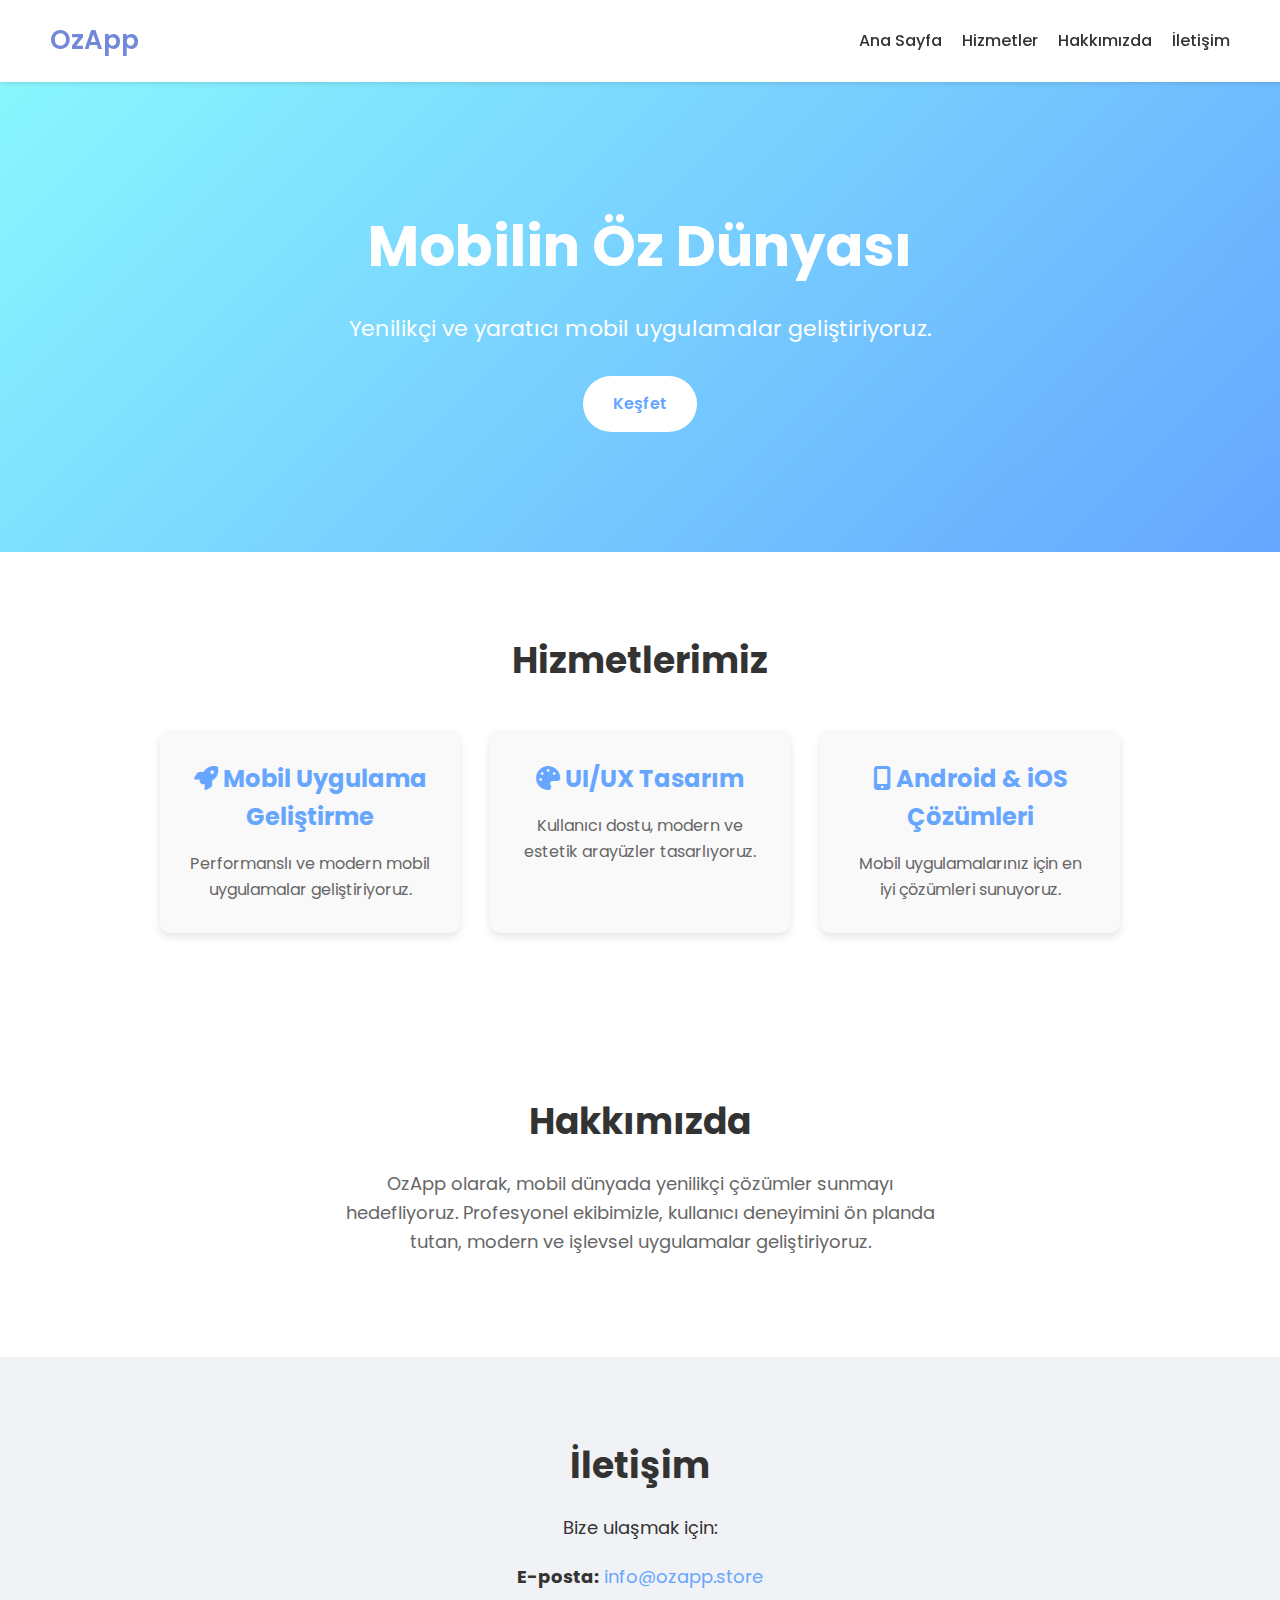
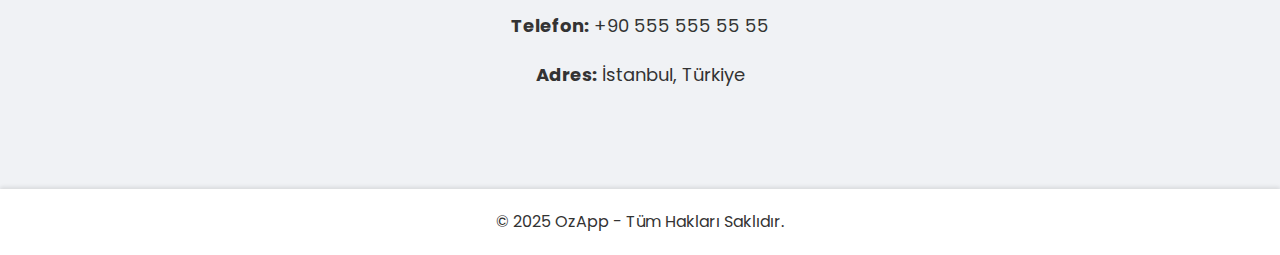
<file: index.html>
<!DOCTYPE html>
<html lang="tr">
<head>
  <meta charset="UTF-8">
  <meta name="viewport" content="width=device-width, initial-scale=1.0">
  <meta name="description" content="OzApp - Mobilin Öz Dünyası. En iyi mobil uygulama çözümleri burada!">
  <title>OzApp - Mobilin Öz Dünyası</title>
  <!-- Google Fonts -->
  <link rel="preconnect" href="https://fonts.googleapis.com">
  <link rel="preconnect" href="https://fonts.gstatic.com" crossorigin>
  <link href="https://fonts.googleapis.com/css2?family=Poppins:wght@400;600&display=swap" rel="stylesheet">
  <!-- Font Awesome -->
  <link rel="stylesheet" href="https://cdnjs.cloudflare.com/ajax/libs/font-awesome/6.4.2/css/all.min.css">
  <style>
    /* Genel Ayarlar */
    * {
      margin: 0;
      padding: 0;
      box-sizing: border-box;
    }
    body {
      font-family: 'Poppins', sans-serif;
      background-color: #f0f2f5;
      color: #333;
      line-height: 1.6;
    }
    /* Üst Menü */
    header {
      display: flex;
      justify-content: space-between;
      align-items: center;
      padding: 20px 50px;
      background-color: #ffffff;
      box-shadow: 0 2px 4px rgba(0,0,0,0.1);
      position: sticky;
      top: 0;
      z-index: 100;
    }
    .logo {
      font-size: 26px;
      font-weight: 600;
      color: #7289DA;
    }
    nav ul {
      display: flex;
      list-style: none;
    }
    nav ul li {
      margin-left: 20px;
    }
    nav ul li a {
      text-decoration: none;
      color: #333;
      font-weight: 500;
      transition: color 0.3s ease;
    }
    nav ul li a:hover {
      color: #7289DA;
    }
    /* Hero Bölümü */
    .hero {
      text-align: center;
      padding: 120px 20px;
      background: linear-gradient(135deg, #89f7fe 0%, #66a6ff 100%);
      color: #fff;
    }
    .hero h1 {
      font-size: 56px;
      margin-bottom: 20px;
    }
    .hero p {
      font-size: 22px;
      margin-bottom: 30px;
    }
    .btn {
      display: inline-block;
      background-color: #ffffff;
      color: #66a6ff;
      padding: 15px 30px;
      border-radius: 30px;
      font-weight: 600;
      text-decoration: none;
      transition: background-color 0.3s ease, color 0.3s ease;
    }
    .btn:hover {
      background-color: #66a6ff;
      color: #ffffff;
    }
    /* Hizmetler Bölümü */
    section.services {
      padding: 80px 20px;
      background-color: #ffffff;
    }
    section.services h2 {
      text-align: center;
      font-size: 36px;
      margin-bottom: 40px;
      color: #333;
    }
    .service-cards {
      display: flex;
      justify-content: center;
      flex-wrap: wrap;
      gap: 30px;
    }
    .service-card {
      background: #f9f9f9;
      border-radius: 10px;
      box-shadow: 0 4px 8px rgba(0,0,0,0.1);
      padding: 30px;
      width: 300px;
      transition: transform 0.3s ease, box-shadow 0.3s ease;
      text-align: center;
    }
    .service-card:hover {
      transform: translateY(-5px);
      box-shadow: 0 8px 16px rgba(0,0,0,0.15);
    }
    .service-card h3 {
      font-size: 24px;
      margin-bottom: 15px;
      color: #66a6ff;
    }
    .service-card p {
      font-size: 16px;
      color: #666;
    }
    /* Hakkımızda Bölümü */
    #about {
      padding: 80px 20px;
      background-color: #ffffff;
      text-align: center;
    }
    #about h2 {
      font-size: 36px;
      margin-bottom: 20px;
    }
    #about p {
      max-width: 600px;
      margin: 20px auto;
      font-size: 18px;
      color: #666;
    }
    /* İletişim Bölümü */
    #contact {
      padding: 80px 20px;
      background-color: #f0f2f5;
      text-align: center;
    }
    #contact h2 {
      font-size: 36px;
      margin-bottom: 20px;
    }
    #contact p {
      font-size: 18px;
      margin-bottom: 20px;
    }
    #contact a {
      color: #66a6ff;
      text-decoration: none;
      transition: color 0.3s ease;
    }
    #contact a:hover {
      color: #7289DA;
    }
    /* Footer */
    footer {
      padding: 20px;
      text-align: center;
      background-color: #ffffff;
      box-shadow: 0 -2px 4px rgba(0,0,0,0.1);
    }
    /* Mobil Uyumluluk */
    @media (max-width: 768px) {
      header {
        flex-direction: column;
        padding: 15px;
      }
      nav ul {
        flex-direction: column;
        margin-top: 10px;
      }
      nav ul li {
        margin: 10px 0;
      }
      .hero h1 {
        font-size: 42px;
      }
      .hero p {
        font-size: 18px;
      }
      .service-cards {
        flex-direction: column;
        align-items: center;
      }
    }
  </style>
</head>
<body>
  <header>
    <div class="logo">OzApp</div>
    <nav>
      <ul>
        <li><a href="#">Ana Sayfa</a></li>
        <li><a href="#services">Hizmetler</a></li>
        <li><a href="#about">Hakkımızda</a></li>
        <li><a href="#contact">İletişim</a></li>
      </ul>
    </nav>
  </header>
  <section class="hero">
    <h1>Mobilin Öz Dünyası</h1>
    <p>Yenilikçi ve yaratıcı mobil uygulamalar geliştiriyoruz.</p>
    <a href="#services" class="btn">Keşfet</a>
  </section>
  <section class="services" id="services">
    <h2>Hizmetlerimiz</h2>
    <div class="service-cards">
      <div class="service-card">
        <h3><i class="fa-solid fa-rocket"></i> Mobil Uygulama Geliştirme</h3>
        <p>Performanslı ve modern mobil uygulamalar geliştiriyoruz.</p>
      </div>
      <div class="service-card">
        <h3><i class="fa-solid fa-palette"></i> UI/UX Tasarım</h3>
        <p>Kullanıcı dostu, modern ve estetik arayüzler tasarlıyoruz.</p>
      </div>
      <div class="service-card">
        <h3><i class="fa-solid fa-mobile-screen-button"></i> Android & iOS Çözümleri</h3>
        <p>Mobil uygulamalarınız için en iyi çözümleri sunuyoruz.</p>
      </div>
    </div>
  </section>
  <section id="about">
    <h2>Hakkımızda</h2>
    <p>
      OzApp olarak, mobil dünyada yenilikçi çözümler sunmayı hedefliyoruz. Profesyonel ekibimizle, kullanıcı deneyimini ön planda tutan, modern ve işlevsel uygulamalar geliştiriyoruz.
    </p>
  </section>
  <section id="contact">
    <h2>İletişim</h2>
    <p>Bize ulaşmak için:</p>
    <p><strong>E-posta:</strong> <a href="mailto:info@ozapp.store">info@ozapp.store</a></p>
    <p><strong>Telefon:</strong> +90 555 555 55 55</p>
    <p><strong>Adres:</strong> İstanbul, Türkiye</p>
  </section>
  <footer>
    <p>&copy; 2025 OzApp - Tüm Hakları Saklıdır.</p>
  </footer>
</body>
</html>
</file>
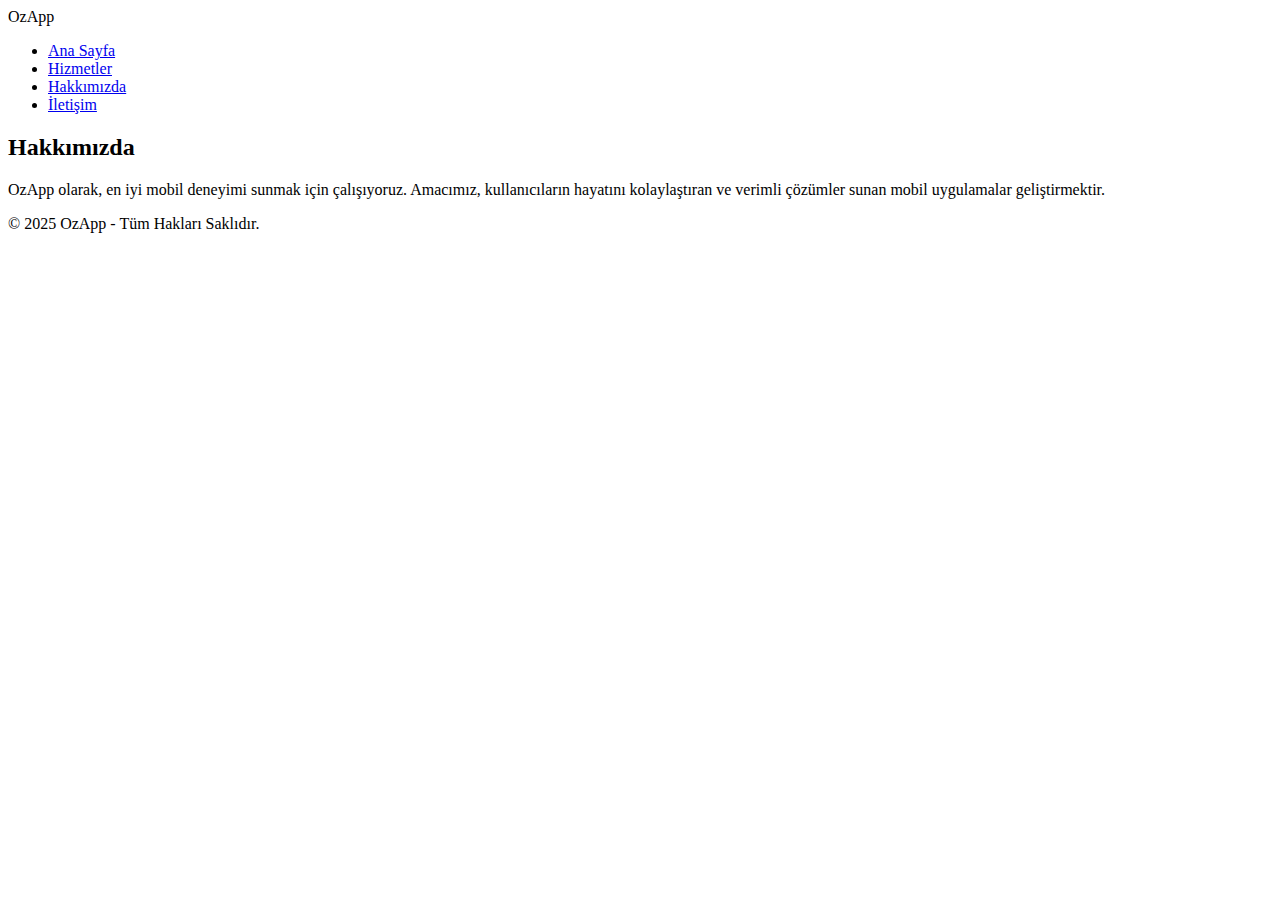
<file: hakkimizda.html>
<!DOCTYPE html>
<html lang="tr">
<head
    <script async src="https://pagead2.googlesyndication.com/pagead/js/adsbygoogle.js?client=ca-pub-9218497437637151"
     crossorigin="anonymous"></script>
    <script async src="https://pagead2.googlesyndication.com/pagead/js/adsbygoogle.js?client=ca-pub-9218497437637151"
     crossorigin="anonymous"></script>
    <meta charset="UTF-8">
    <meta name="viewport" content="width=device-width, initial-scale=1.0">
    <title>OzApp - Hakkımızda</title>
    <link rel="stylesheet" href="style.css">
</head>
<body>

    <header>
        <div class="logo">OzApp</div>
        <nav>
            <ul>
                <li><a href="index.html">Ana Sayfa</a></li>
                <li><a href="hizmetler.html">Hizmetler</a></li>
                <li><a href="hakkimizda.html">Hakkımızda</a></li>
                <li><a href="iletisim.html">İletişim</a></li>
            </ul>
        </nav>
    </header>

    <section>
        <h2>Hakkımızda</h2>
        <p>OzApp olarak, en iyi mobil deneyimi sunmak için çalışıyoruz. Amacımız, kullanıcıların hayatını kolaylaştıran ve verimli çözümler sunan mobil uygulamalar geliştirmektir.</p>
    </section>

    <footer>
        <p>&copy; 2025 OzApp - Tüm Hakları Saklıdır.</p>
    </footer>

</body>
</html>
</file>
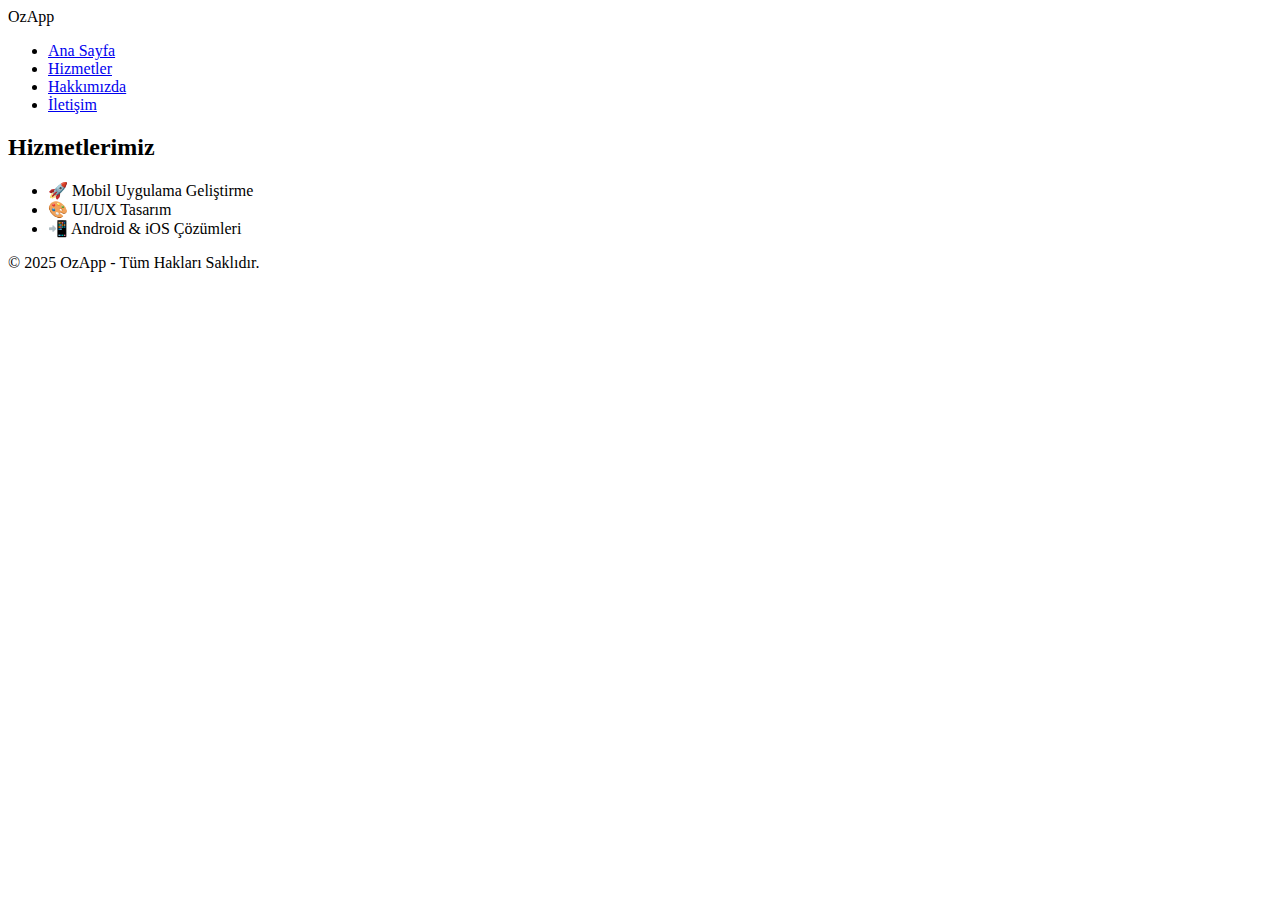
<file: hizmetler.html>
<!DOCTYPE html>
<html lang="tr">
<head>
    <script async src="https://pagead2.googlesyndication.com/pagead/js/adsbygoogle.js?client=ca-pub-9218497437637151"
     crossorigin="anonymous"></script>
    <meta charset="UTF-8">
    <meta name="viewport" content="width=device-width, initial-scale=1.0">
    <title>OzApp - Hizmetler</title>
    <link rel="stylesheet" href="style.css">
</head>
<body>

    <header>
        <div class="logo">OzApp</div>
        <nav>
            <ul>
                <li><a href="index.html">Ana Sayfa</a></li>
                <li><a href="hizmetler.html">Hizmetler</a></li>
                <li><a href="hakkimizda.html">Hakkımızda</a></li>
                <li><a href="iletisim.html">İletişim</a></li>
            </ul>
        </nav>
    </header>

    <section>
        <h2>Hizmetlerimiz</h2>
        <ul>
            <li>🚀 Mobil Uygulama Geliştirme</li>
            <li>🎨 UI/UX Tasarım</li>
            <li>📲 Android & iOS Çözümleri</li>
        </ul>
    </section>

    <footer>
        <p>&copy; 2025 OzApp - Tüm Hakları Saklıdır.</p>
    </footer>

</body>
</html>
</file>
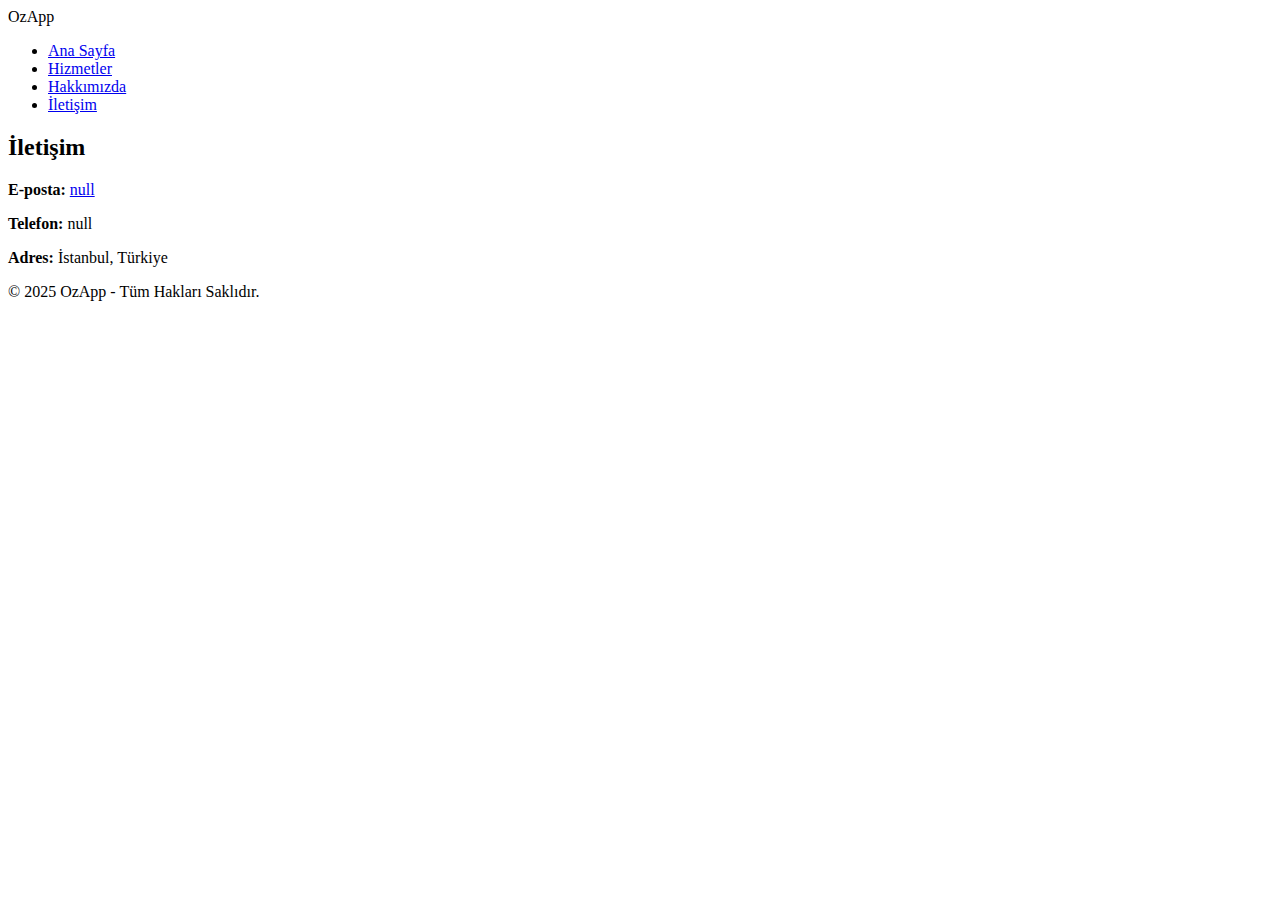
<file: iletisim.html>
<!DOCTYPE html>
<html lang="tr">
<head>
    <script async src="https://pagead2.googlesyndication.com/pagead/js/adsbygoogle.js?client=ca-pub-9218497437637151"
     crossorigin="anonymous"></script>
    <meta charset="UTF-8">
    <meta name="viewport" content="width=device-width, initial-scale=1.0">
    <title>OzApp - İletişim</title>
    <link rel="stylesheet" href="style.css">
</head>
<body>

    <header>
        <div class="logo">OzApp</div>
        <nav>
            <ul>
                <li><a href="index.html">Ana Sayfa</a></li>
                <li><a href="hizmetler.html">Hizmetler</a></li>
                <li><a href="hakkimizda.html">Hakkımızda</a></li>
                <li><a href="iletisim.html">İletişim</a></li>
            </ul>
        </nav>
    </header>

    <section>
        <h2>İletişim</h2>
        <p><strong>E-posta:</strong> <a href="mailto:nul">null</a></p>
        <p><strong>Telefon:</strong> null</p>
        <p><strong>Adres:</strong> İstanbul, Türkiye</p>
    </section>

    <footer>
        <p>&copy; 2025 OzApp - Tüm Hakları Saklıdır.</p>
    </footer>

</body>
</html>
</file>
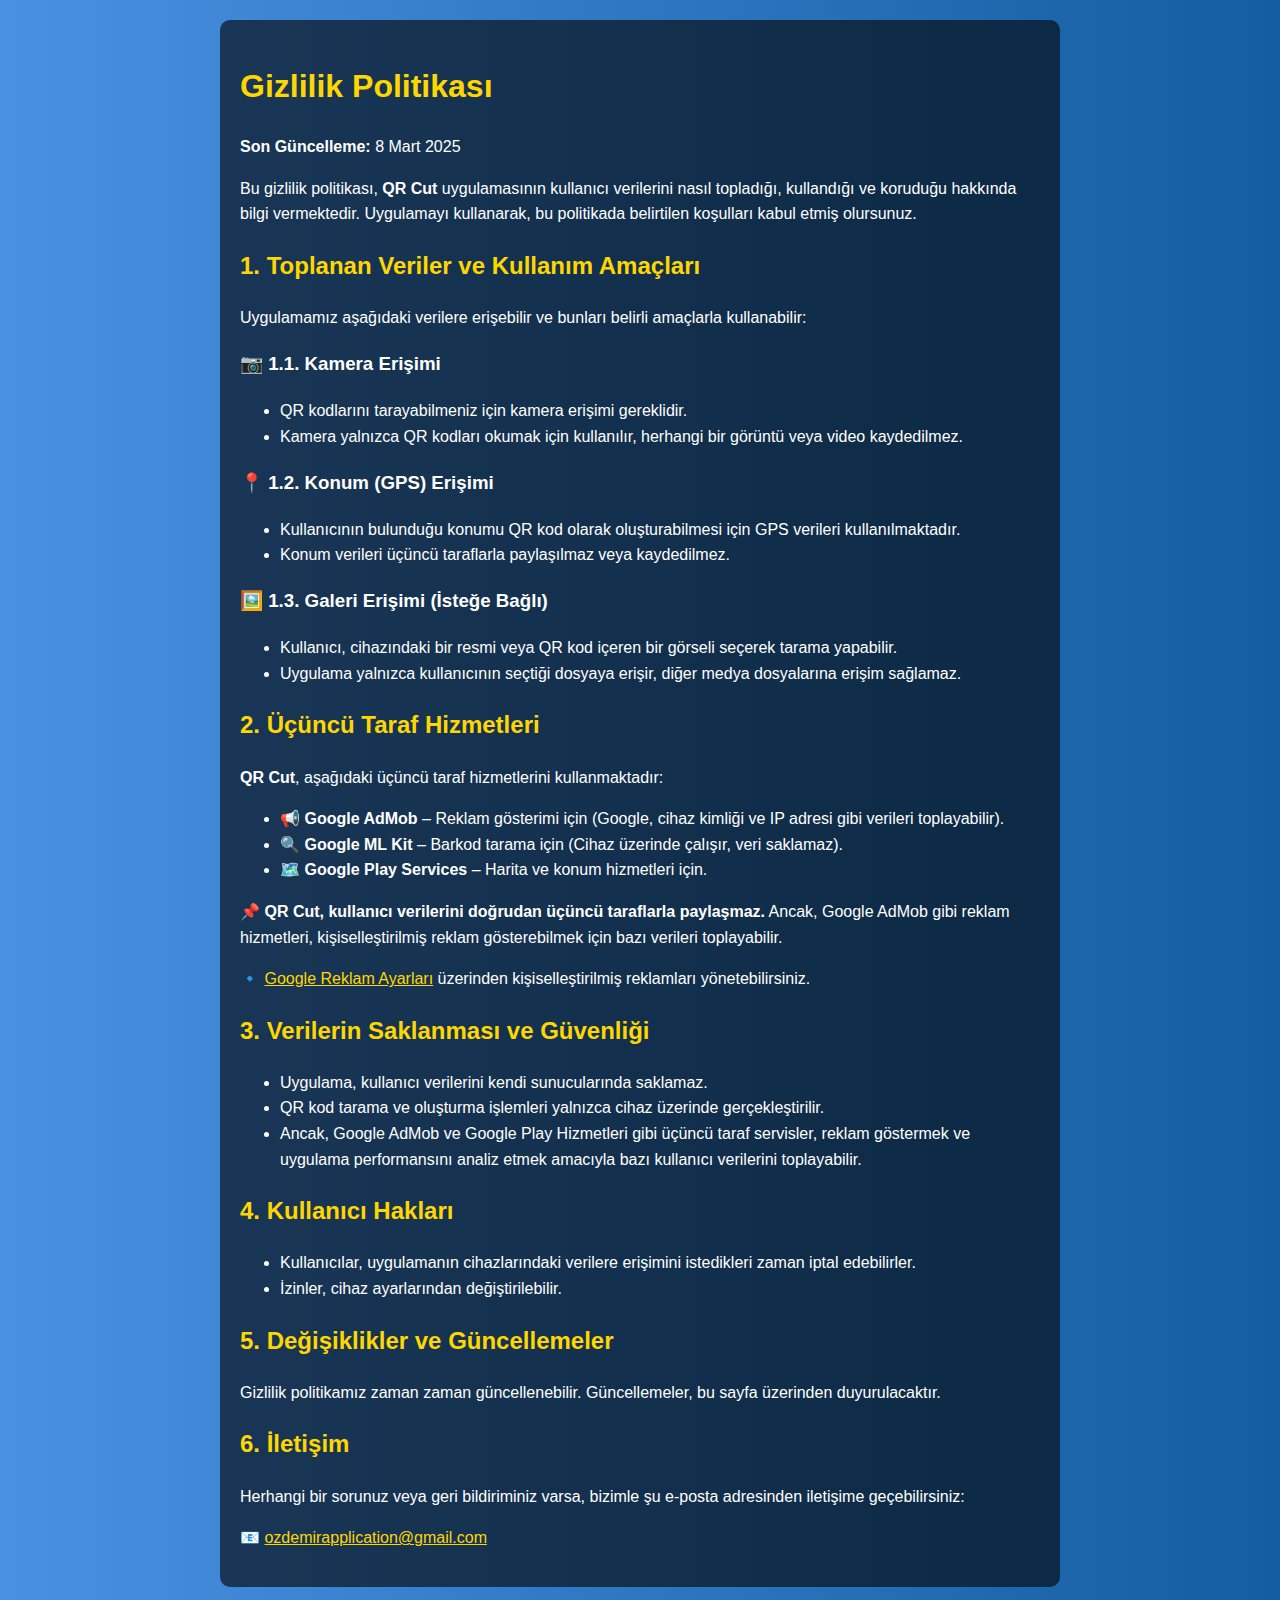
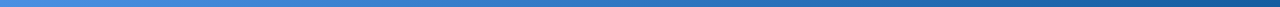
<file: Qrcut.html>
<!DOCTYPE html>
<html lang="tr">
<head>
    <meta charset="UTF-8">
    <meta name="viewport" content="width=device-width, initial-scale=1.0">
    <title>QRcut Gizlilik Politikası</title>
    <style>
        body {
            font-family: Arial, sans-serif;
            margin: 0;
            padding: 20px;
            background: linear-gradient(to right, #4A90E2, #145DA0);
            color: #fff;
            line-height: 1.6;
        }
        .container {
            max-width: 800px;
            margin: auto;
            background: rgba(0, 0, 0, 0.6);
            padding: 20px;
            border-radius: 10px;
        }
        h1, h2 {
            color: #FFD700;
        }
        a {
            color: #FFD700;
        }
    </style>
</head>
<body>

    <div class="container">
        <h1>Gizlilik Politikası</h1>
        <p><strong>Son Güncelleme:</strong> 8 Mart 2025</p>
        <p>Bu gizlilik politikası, <strong>QR Cut</strong> uygulamasının kullanıcı verilerini nasıl topladığı, kullandığı ve koruduğu hakkında bilgi vermektedir. Uygulamayı kullanarak, bu politikada belirtilen koşulları kabul etmiş olursunuz.</p>

        <h2>1. Toplanan Veriler ve Kullanım Amaçları</h2>
        <p>Uygulamamız aşağıdaki verilere erişebilir ve bunları belirli amaçlarla kullanabilir:</p>

        <h3>📷 1.1. Kamera Erişimi</h3>
        <ul>
            <li>QR kodlarını tarayabilmeniz için kamera erişimi gereklidir.</li>
            <li>Kamera yalnızca QR kodları okumak için kullanılır, herhangi bir görüntü veya video kaydedilmez.</li>
        </ul>

        <h3>📍 1.2. Konum (GPS) Erişimi</h3>
        <ul>
            <li>Kullanıcının bulunduğu konumu QR kod olarak oluşturabilmesi için GPS verileri kullanılmaktadır.</li>
            <li>Konum verileri üçüncü taraflarla paylaşılmaz veya kaydedilmez.</li>
        </ul>

        <h3>🖼️ 1.3. Galeri Erişimi (İsteğe Bağlı)</h3>
        <ul>
            <li>Kullanıcı, cihazındaki bir resmi veya QR kod içeren bir görseli seçerek tarama yapabilir.</li>
            <li>Uygulama yalnızca kullanıcının seçtiği dosyaya erişir, diğer medya dosyalarına erişim sağlamaz.</li>
        </ul>

        <h2>2. Üçüncü Taraf Hizmetleri</h2>
        <p><strong>QR Cut</strong>, aşağıdaki üçüncü taraf hizmetlerini kullanmaktadır:</p>
        <ul>
            <li>📢 <strong>Google AdMob</strong> – Reklam gösterimi için (Google, cihaz kimliği ve IP adresi gibi verileri toplayabilir).</li>
            <li>🔍 <strong>Google ML Kit</strong> – Barkod tarama için (Cihaz üzerinde çalışır, veri saklamaz).</li>
            <li>🗺️ <strong>Google Play Services</strong> – Harita ve konum hizmetleri için.</li>
        </ul>
        <p>📌 <strong>QR Cut, kullanıcı verilerini doğrudan üçüncü taraflarla paylaşmaz.</strong> Ancak, Google AdMob gibi reklam hizmetleri, kişiselleştirilmiş reklam gösterebilmek için bazı verileri toplayabilir.</p>
        <p>🔹 <a href="https://adssettings.google.com" target="_blank">Google Reklam Ayarları</a> üzerinden kişiselleştirilmiş reklamları yönetebilirsiniz.</p>

        <h2>3. Verilerin Saklanması ve Güvenliği</h2>
        <ul>
            <li>Uygulama, kullanıcı verilerini kendi sunucularında saklamaz.</li>
            <li>QR kod tarama ve oluşturma işlemleri yalnızca cihaz üzerinde gerçekleştirilir.</li>
<li>Ancak, Google AdMob ve Google Play Hizmetleri gibi üçüncü taraf servisler, reklam göstermek ve uygulama performansını analiz etmek amacıyla bazı kullanıcı verilerini toplayabilir.</li>
        </ul>

        <h2>4. Kullanıcı Hakları</h2>
        <ul>
            <li>Kullanıcılar, uygulamanın cihazlarındaki verilere erişimini istedikleri zaman iptal edebilirler.</li>
            <li>İzinler, cihaz ayarlarından değiştirilebilir.</li>
        </ul>

        <h2>5. Değişiklikler ve Güncellemeler</h2>
        <p>Gizlilik politikamız zaman zaman güncellenebilir. Güncellemeler, bu sayfa üzerinden duyurulacaktır.</p>

        <h2>6. İletişim</h2>
        <p>Herhangi bir sorunuz veya geri bildiriminiz varsa, bizimle şu e-posta adresinden iletişime geçebilirsiniz:</p>
        <p>📧 <a href="mailto:ozdemirapplication@gmail.com">ozdemirapplication@gmail.com</a></p>
    </div>

</body>
</html>
</file>
<file: style.css>

</file>
